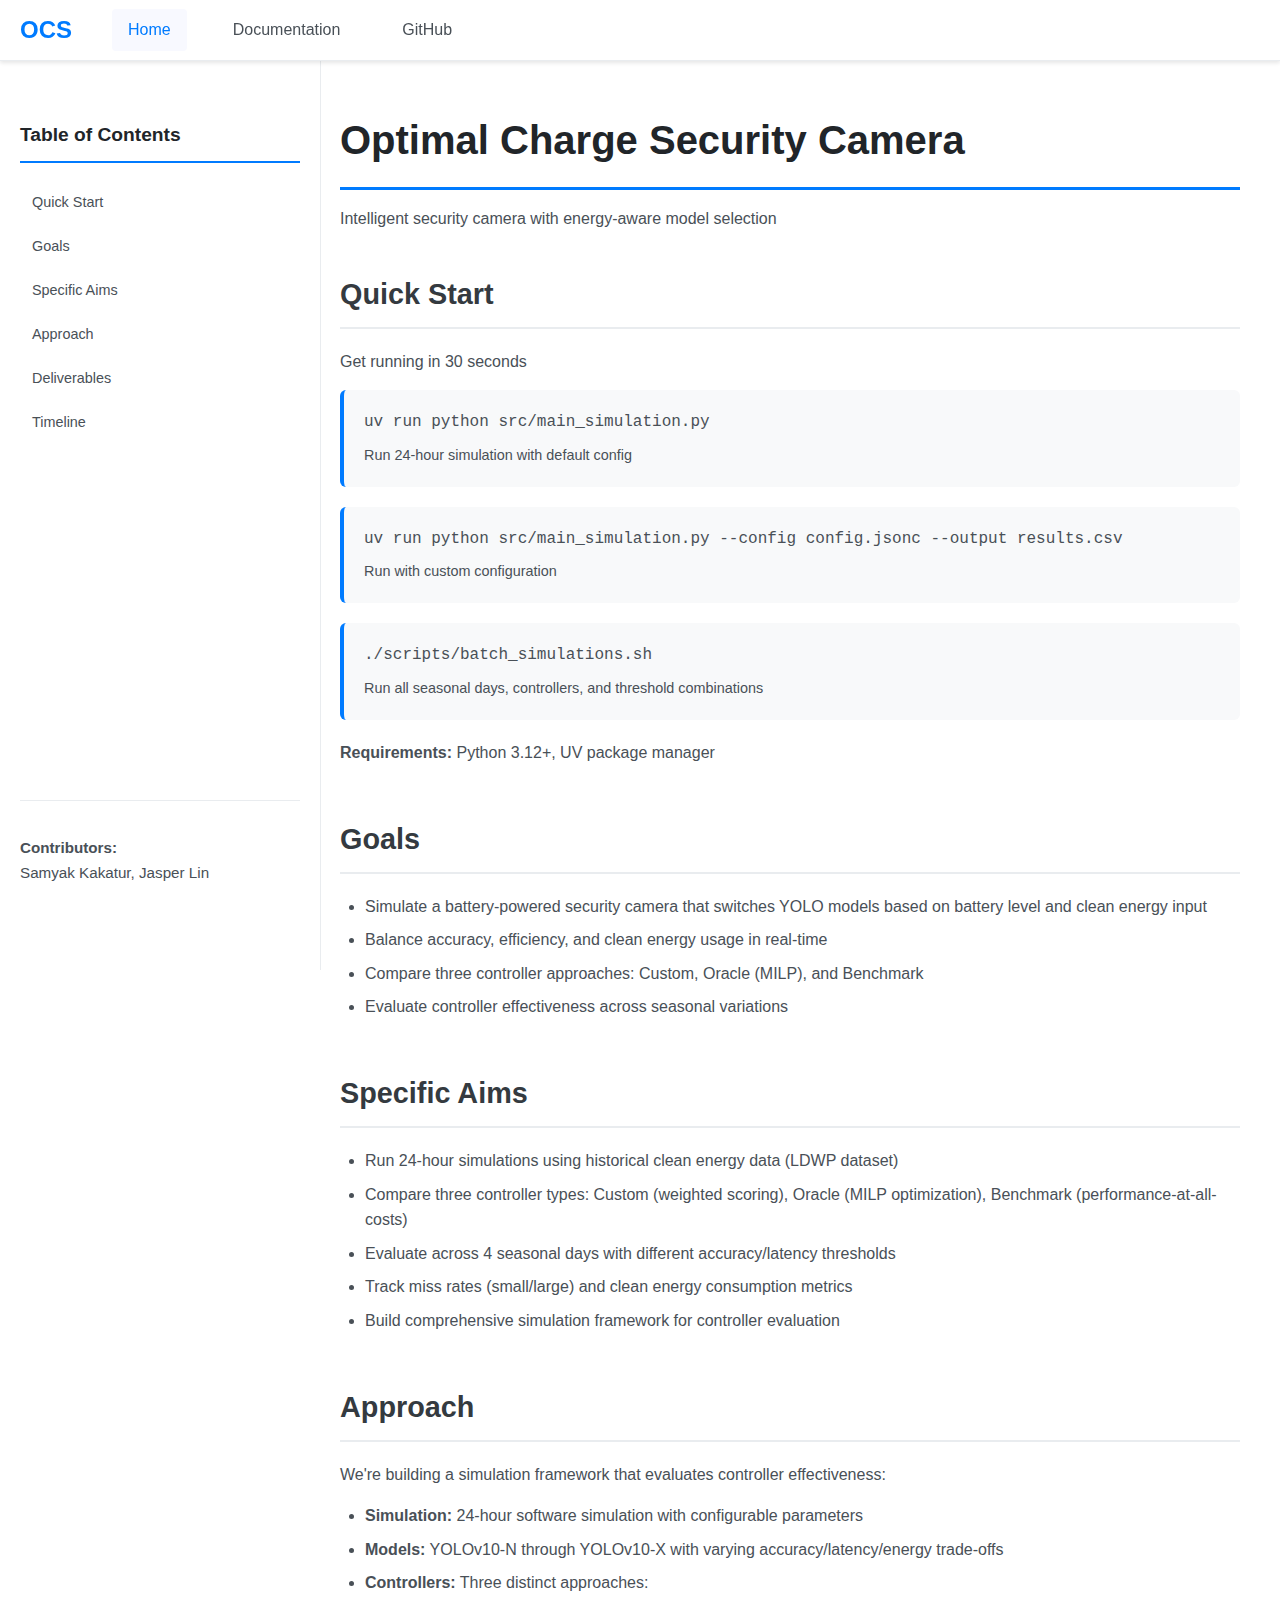
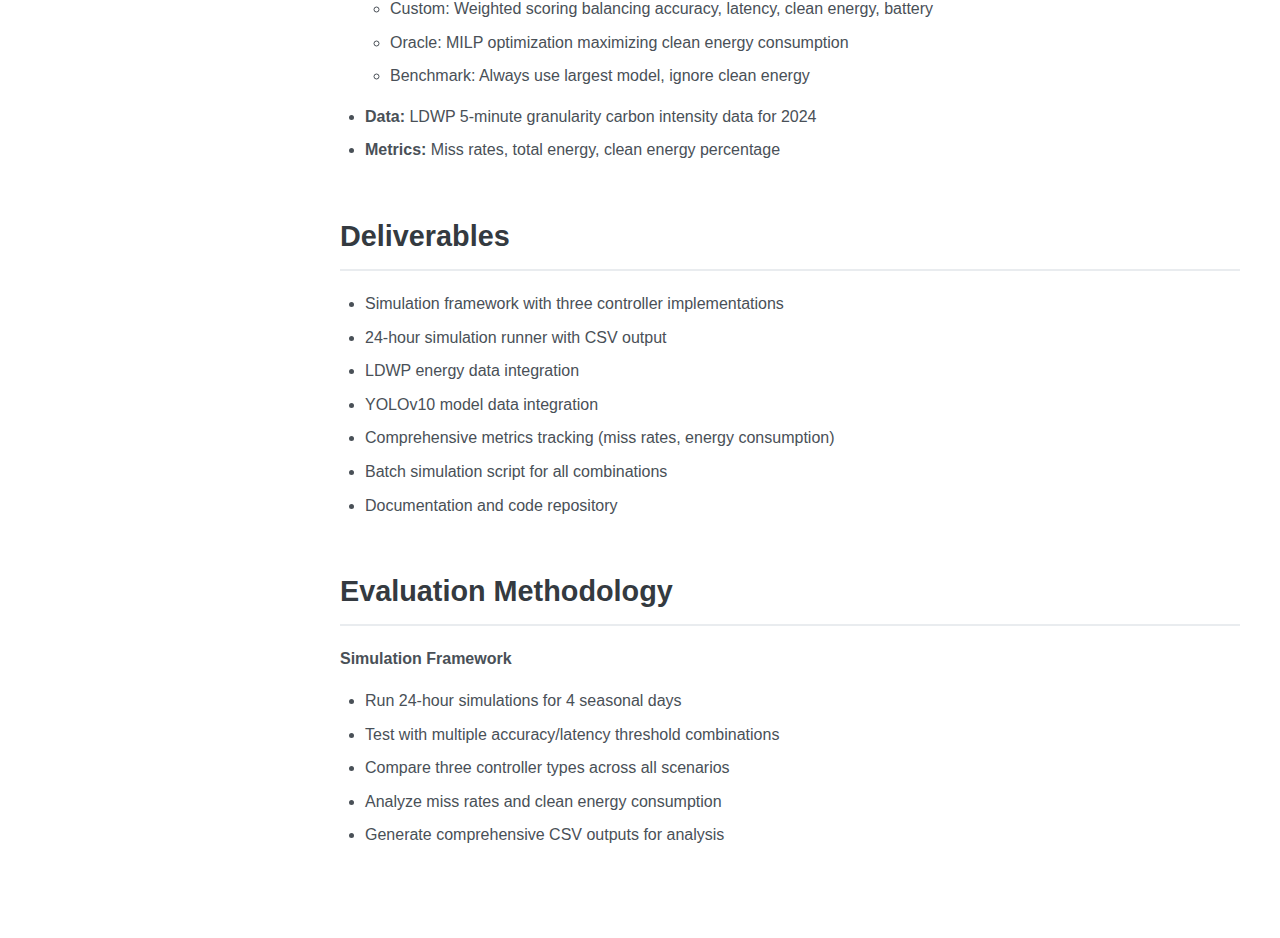
<file: docs/index.html>
<!doctype html>
<html lang="en">
  <head>
    <meta charset="UTF-8" />
    <meta name="viewport" content="width=device-width, initial-scale=1.0" />
    <meta name="robots" content="noindex, nofollow" />
    <meta name="googlebot" content="noindex, nofollow" />
    <title>Optimal Charge Security Camera</title>
    <link rel="stylesheet" href="styles.css" />
  </head>
  <body>
    <!-- Top Navigation -->
    <nav class="top-nav">
      <a href="index.html" class="logo">OCS</a>
      <div class="nav-links">
        <a href="index.html" class="active">Home</a>
        <a href="docs.html">Documentation</a>
        <a
          href="https://github.com/therealsamyak/optimal-charge-security-camera"
          target="_blank"
          >GitHub</a
        >
      </div>
    </nav>

    <div class="layout-container">
      <!-- Sidebar -->
      <aside class="sidebar">
        <h2>Table of Contents</h2>
        <ul class="toc-links">
          <li><a href="#quick-start">Quick Start</a></li>
          <li><a href="#goals">Goals</a></li>
          <li><a href="#specific-aims">Specific Aims</a></li>
          <li><a href="#approach">Approach</a></li>
          <li><a href="#deliverables">Deliverables</a></li>
          <li><a href="#timeline">Timeline</a></li>
        </ul>

        <div class="footer-info">
          <p><strong>Contributors:</strong><br />Samyak Kakatur, Jasper Lin</p>
        </div>
      </aside>

      <!-- Main Content -->
      <main class="main-content">
        <div class="content-wrapper">
          <h1>Optimal Charge Security Camera</h1>
          <p>Intelligent security camera with energy-aware model selection</p>

          <!-- Quick Start Section -->
          <section id="quick-start" class="quick-start">
            <h2>Quick Start</h2>
            <p>Get running in 30 seconds</p>

            <div class="quick-start-box">
              <code>uv run python src/main_simulation.py</code>
              <p>Run 24-hour simulation with default config</p>
            </div>

            <div class="quick-start-box">
              <code
                >uv run python src/main_simulation.py --config config.jsonc
                --output results.csv</code
              >
              <p>Run with custom configuration</p>
            </div>

            <div class="quick-start-box">
              <code>./scripts/batch_simulations.sh</code>
              <p>
                Run all seasonal days, controllers, and threshold combinations
              </p>
            </div>

            <p>
              <strong>Requirements:</strong> Python 3.12+, UV package manager
            </p>
          </section>

          <!-- Goals Section -->
          <section id="goals" class="section">
            <h2>Goals</h2>
            <ul>
              <li>
                Simulate a battery-powered security camera that switches YOLO
                models based on battery level and clean energy input
              </li>
              <li>
                Balance accuracy, efficiency, and clean energy usage in
                real-time
              </li>
              <li>
                Compare three controller approaches: Custom, Oracle (MILP), and
                Benchmark
              </li>
              <li>
                Evaluate controller effectiveness across seasonal variations
              </li>
            </ul>
          </section>

          <!-- Specific Aims Section -->
          <section id="specific-aims" class="section">
            <h2>Specific Aims</h2>
            <ul>
              <li>
                Run 24-hour simulations using historical clean energy data (LDWP
                dataset)
              </li>
              <li>
                Compare three controller types: Custom (weighted scoring),
                Oracle (MILP optimization), Benchmark (performance-at-all-costs)
              </li>
              <li>
                Evaluate across 4 seasonal days with different accuracy/latency
                thresholds
              </li>
              <li>
                Track miss rates (small/large) and clean energy consumption
                metrics
              </li>
              <li>
                Build comprehensive simulation framework for controller
                evaluation
              </li>
            </ul>
          </section>

          <!-- Approach Section -->
          <section id="approach" class="section">
            <h2>Approach</h2>
            <p>
              We're building a simulation framework that evaluates controller
              effectiveness:
            </p>
            <ul>
              <li>
                <strong>Simulation:</strong> 24-hour software simulation with
                configurable parameters
              </li>
              <li>
                <strong>Models:</strong> YOLOv10-N through YOLOv10-X with
                varying accuracy/latency/energy trade-offs
              </li>
              <li>
                <strong>Controllers:</strong> Three distinct approaches:
                <ul>
                  <li>
                    Custom: Weighted scoring balancing accuracy, latency, clean
                    energy, battery
                  </li>
                  <li>
                    Oracle: MILP optimization maximizing clean energy
                    consumption
                  </li>
                  <li>
                    Benchmark: Always use largest model, ignore clean energy
                  </li>
                </ul>
              </li>
              <li>
                <strong>Data:</strong> LDWP 5-minute granularity carbon
                intensity data for 2024
              </li>
              <li>
                <strong>Metrics:</strong> Miss rates, total energy, clean energy
                percentage
              </li>
            </ul>
          </section>

          <!-- Deliverables Section -->
          <section id="deliverables" class="section">
            <h2>Deliverables</h2>
            <ul>
              <li>
                Simulation framework with three controller implementations
              </li>
              <li>24-hour simulation runner with CSV output</li>
              <li>LDWP energy data integration</li>
              <li>YOLOv10 model data integration</li>
              <li>
                Comprehensive metrics tracking (miss rates, energy consumption)
              </li>
              <li>Batch simulation script for all combinations</li>
              <li>Documentation and code repository</li>
            </ul>
          </section>

          <!-- Timeline Section -->
          <section id="timeline" class="section">
            <h2>Evaluation Methodology</h2>
            <p><strong>Simulation Framework</strong></p>
            <ul>
              <li>Run 24-hour simulations for 4 seasonal days</li>
              <li>
                Test with multiple accuracy/latency threshold combinations
              </li>
              <li>Compare three controller types across all scenarios</li>
              <li>Analyze miss rates and clean energy consumption</li>
              <li>Generate comprehensive CSV outputs for analysis</li>
            </ul>
          </section>
        </div>
      </main>
    </div>

    <script src="script.js"></script>
  </body>
</html>
</file>
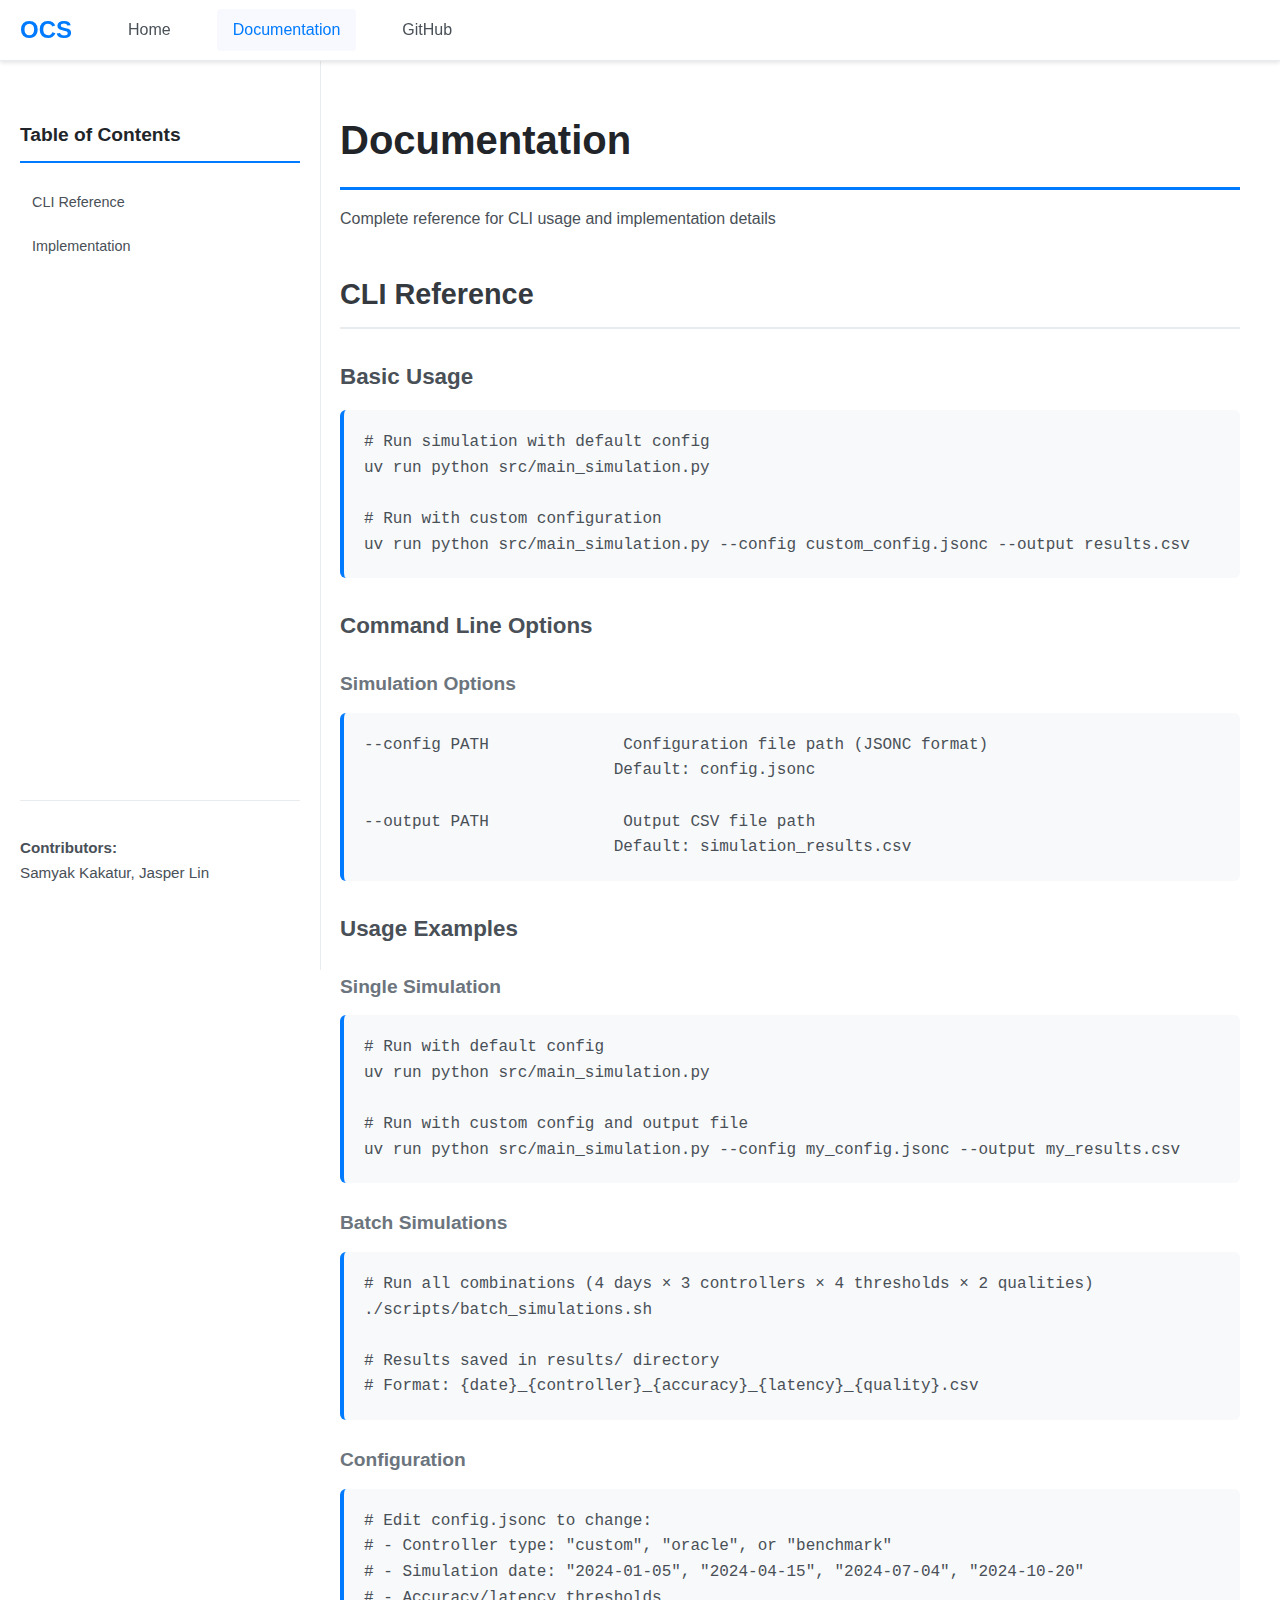
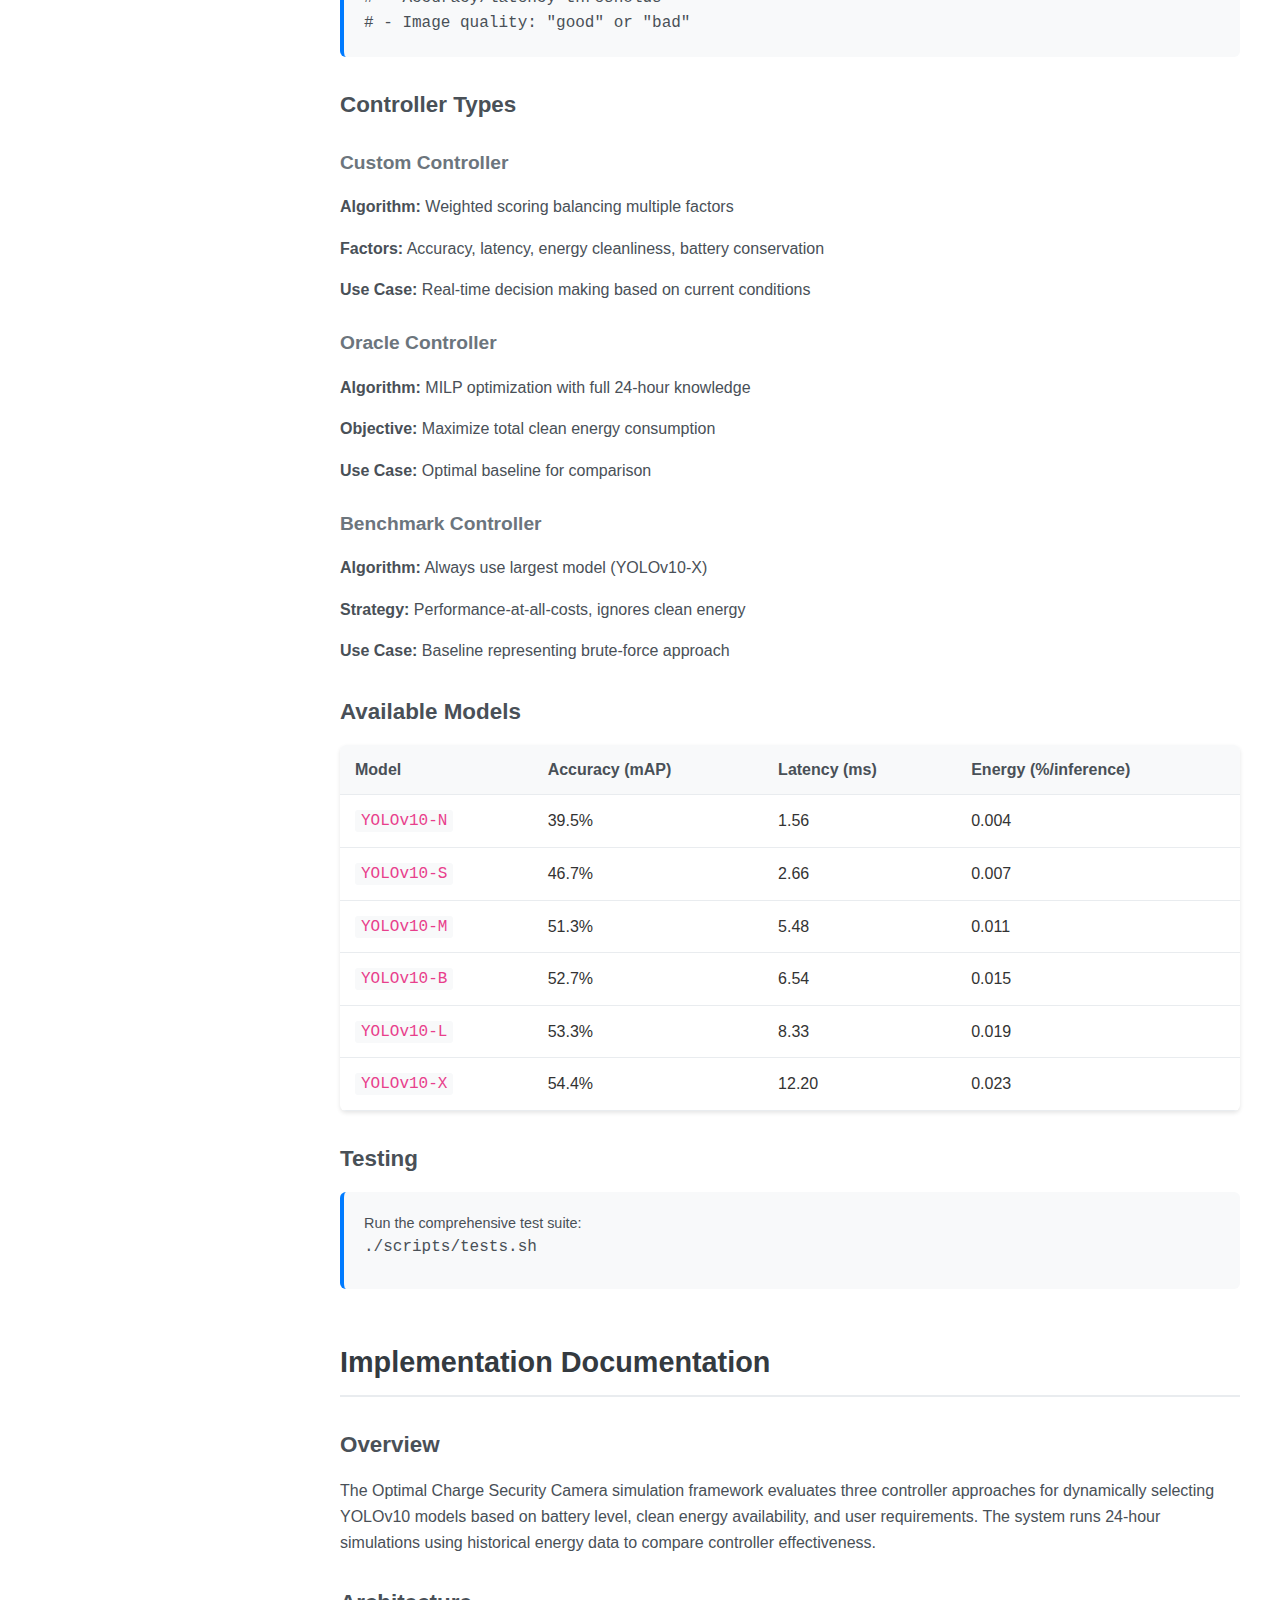
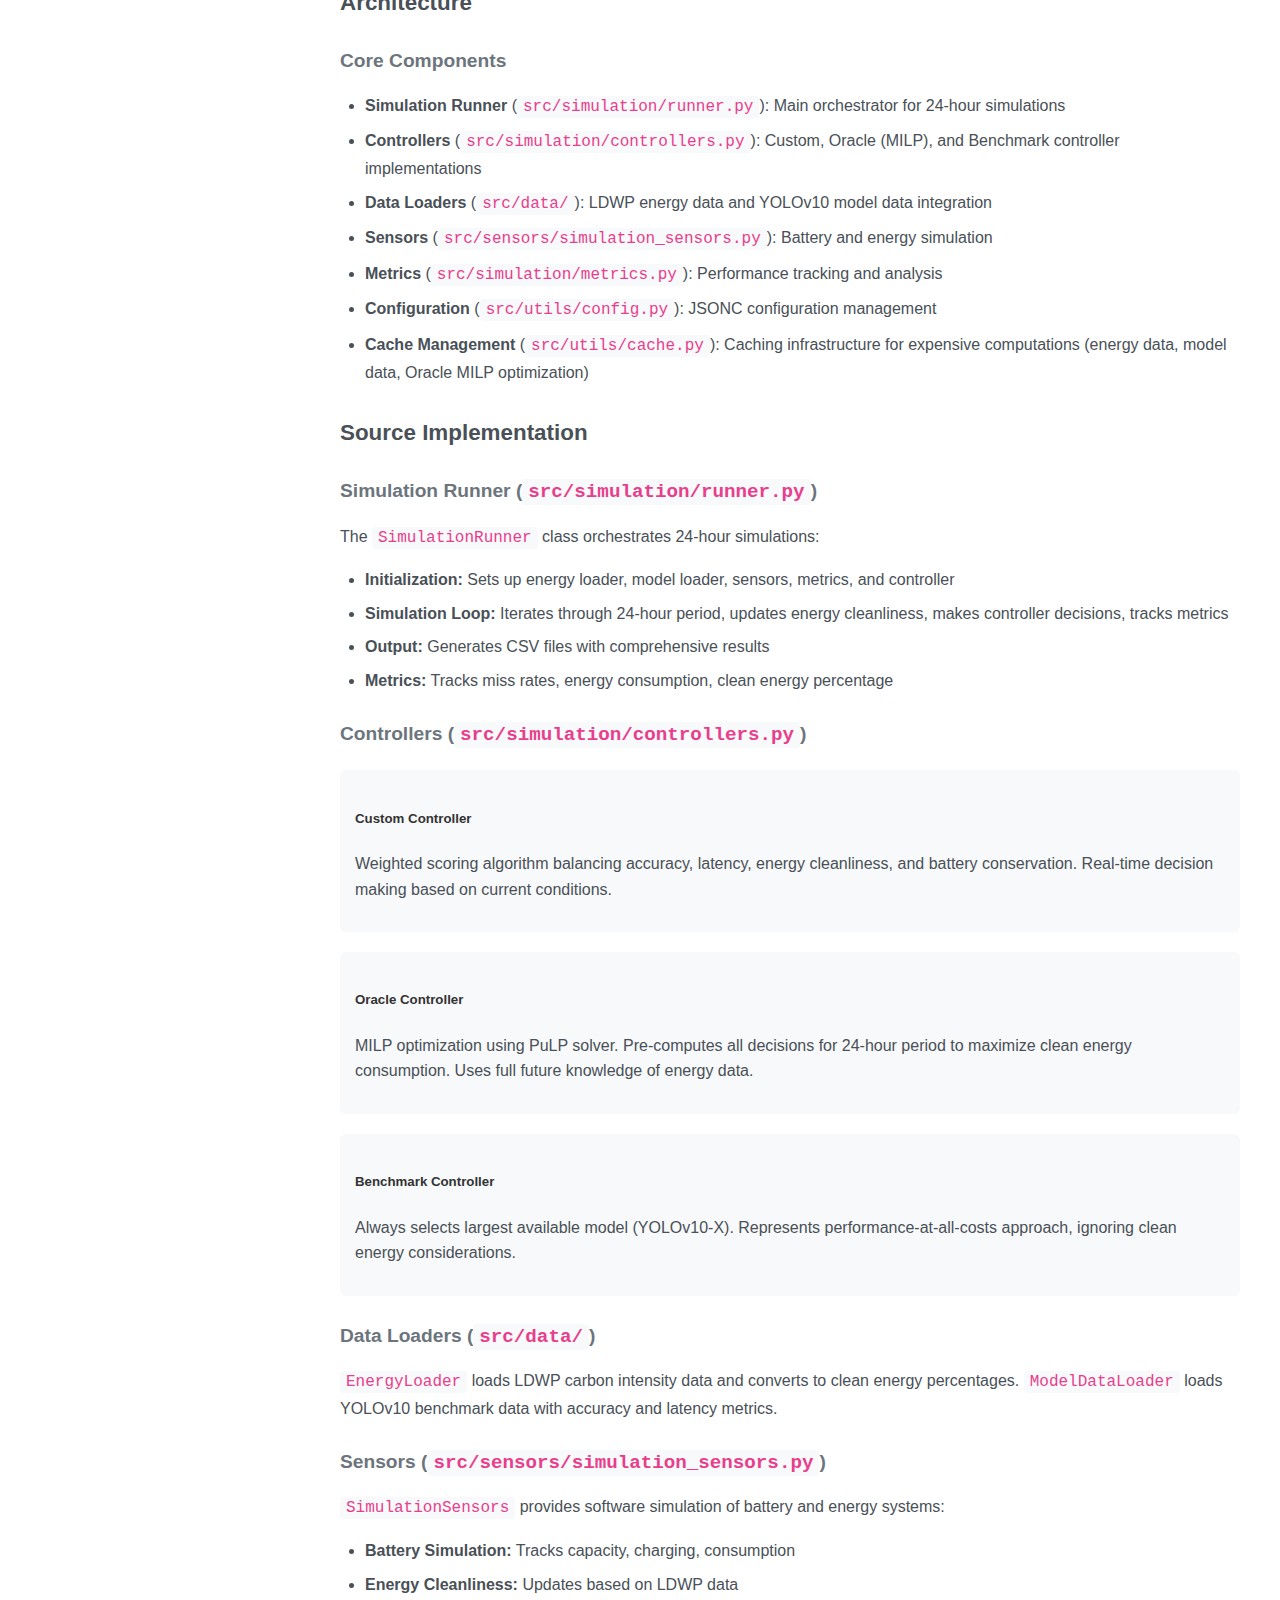
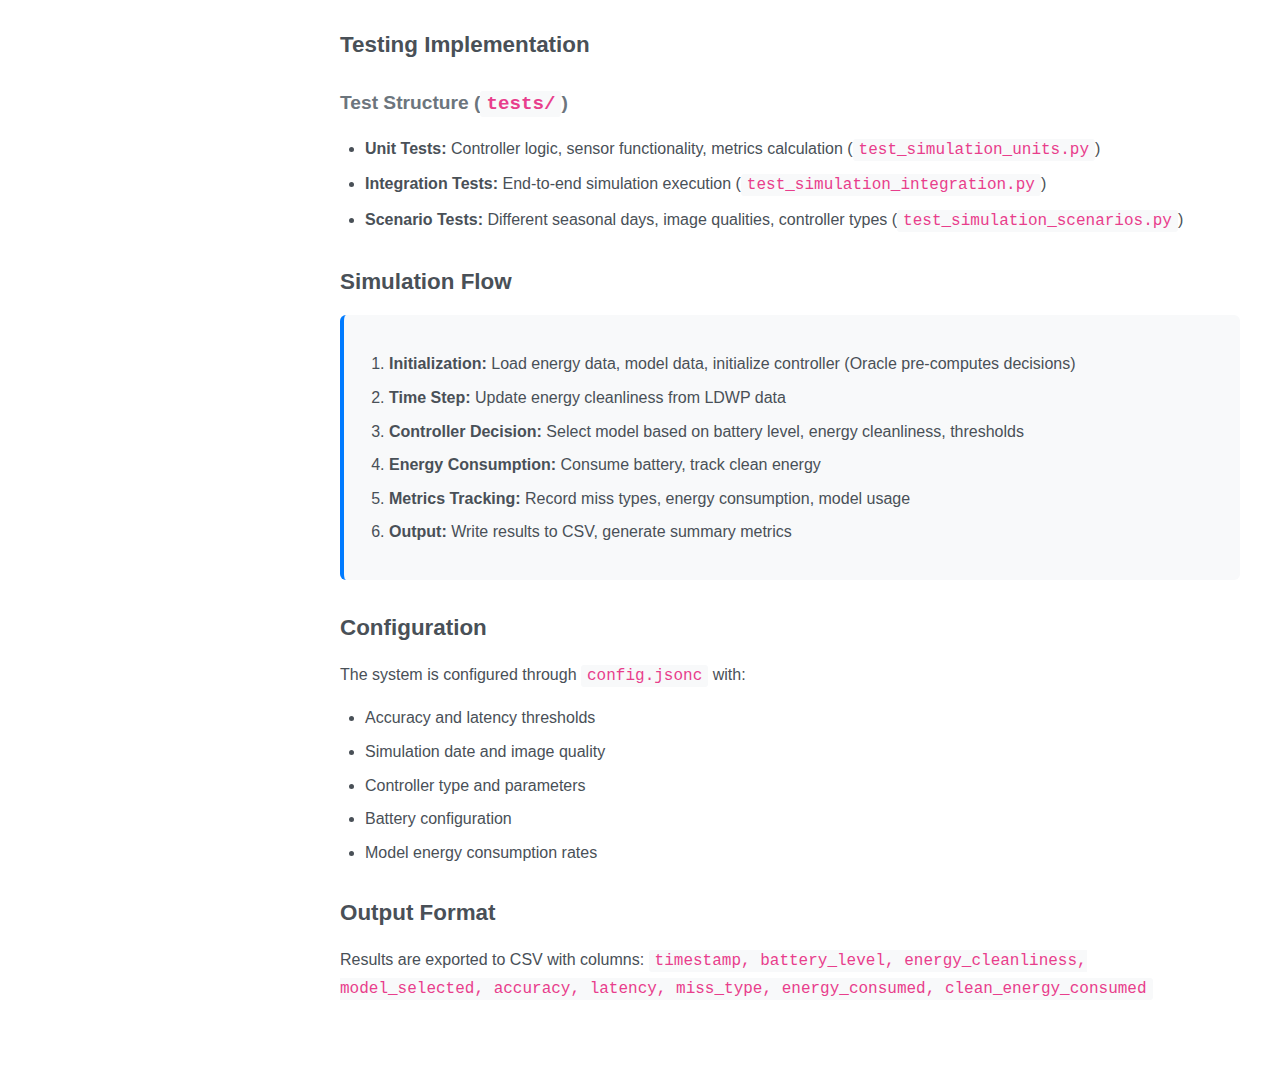
<file: docs/docs.html>
<!doctype html>
<html lang="en">
  <head>
    <meta charset="UTF-8" />
    <meta name="viewport" content="width=device-width, initial-scale=1.0" />
    <meta name="robots" content="noindex, nofollow" />
    <meta name="googlebot" content="noindex, nofollow" />
    <title>Documentation - Optimal Charge Security Camera</title>
    <link rel="stylesheet" href="styles.css" />
  </head>
  <body>
    <!-- Top Navigation -->
    <nav class="top-nav">
      <a href="index.html" class="logo">OCS</a>
      <div class="nav-links">
        <a href="index.html">Home</a>
        <a href="docs.html" class="active">Documentation</a>
        <a
          href="https://github.com/therealsamyak/optimal-charge-security-camera"
          target="_blank"
          >GitHub</a
        >
      </div>
    </nav>

    <div class="layout-container">
      <!-- Sidebar -->
      <aside class="sidebar">
        <h2>Table of Contents</h2>
        <ul class="toc-links">
          <li><a href="#cli-reference">CLI Reference</a></li>
          <li><a href="#implementation">Implementation</a></li>
        </ul>

        <div class="footer-info">
          <p><strong>Contributors:</strong><br />Samyak Kakatur, Jasper Lin</p>
        </div>
      </aside>

      <!-- Main Content -->
      <main class="main-content">
        <div class="content-wrapper">
          <h1>Documentation</h1>
          <p>Complete reference for CLI usage and implementation details</p>

          <!-- CLI Reference Section -->
          <section id="cli-reference" class="section">
            <h2>CLI Reference</h2>

            <h3>Basic Usage</h3>
            <pre><code># Run simulation with default config
uv run python src/main_simulation.py

# Run with custom configuration
uv run python src/main_simulation.py --config custom_config.jsonc --output results.csv</code></pre>

            <h3>Command Line Options</h3>

            <h4>Simulation Options</h4>
            <pre><code>--config PATH              Configuration file path (JSONC format)
                          Default: config.jsonc

--output PATH              Output CSV file path
                          Default: simulation_results.csv</code></pre>

            <h3>Usage Examples</h3>

            <h4>Single Simulation</h4>
            <pre><code># Run with default config
uv run python src/main_simulation.py

# Run with custom config and output file
uv run python src/main_simulation.py --config my_config.jsonc --output my_results.csv</code></pre>

            <h4>Batch Simulations</h4>
            <pre><code># Run all combinations (4 days × 3 controllers × 4 thresholds × 2 qualities)
./scripts/batch_simulations.sh

# Results saved in results/ directory
# Format: {date}_{controller}_{accuracy}_{latency}_{quality}.csv</code></pre>

            <h4>Configuration</h4>
            <pre><code># Edit config.jsonc to change:
# - Controller type: "custom", "oracle", or "benchmark"
# - Simulation date: "2024-01-05", "2024-04-15", "2024-07-04", "2024-10-20"
# - Accuracy/latency thresholds
# - Image quality: "good" or "bad"</code></pre>

            <h3>Controller Types</h3>

            <div style="margin: 20px 0">
              <h4>Custom Controller</h4>
              <p>
                <strong>Algorithm:</strong> Weighted scoring balancing multiple
                factors
              </p>
              <p>
                <strong>Factors:</strong> Accuracy, latency, energy cleanliness,
                battery conservation
              </p>
              <p>
                <strong>Use Case:</strong> Real-time decision making based on
                current conditions
              </p>
            </div>

            <div style="margin: 20px 0">
              <h4>Oracle Controller</h4>
              <p>
                <strong>Algorithm:</strong> MILP optimization with full 24-hour
                knowledge
              </p>
              <p>
                <strong>Objective:</strong> Maximize total clean energy
                consumption
              </p>
              <p><strong>Use Case:</strong> Optimal baseline for comparison</p>
            </div>

            <div style="margin: 20px 0">
              <h4>Benchmark Controller</h4>
              <p>
                <strong>Algorithm:</strong> Always use largest model (YOLOv10-X)
              </p>
              <p>
                <strong>Strategy:</strong> Performance-at-all-costs, ignores
                clean energy
              </p>
              <p>
                <strong>Use Case:</strong> Baseline representing brute-force
                approach
              </p>
            </div>

            <h3>Available Models</h3>
            <table>
              <thead>
                <tr>
                  <th>Model</th>
                  <th>Accuracy (mAP)</th>
                  <th>Latency (ms)</th>
                  <th>Energy (%/inference)</th>
                </tr>
              </thead>
              <tbody>
                <tr>
                  <td><code>YOLOv10-N</code></td>
                  <td>39.5%</td>
                  <td>1.56</td>
                  <td>0.004</td>
                </tr>
                <tr>
                  <td><code>YOLOv10-S</code></td>
                  <td>46.7%</td>
                  <td>2.66</td>
                  <td>0.007</td>
                </tr>
                <tr>
                  <td><code>YOLOv10-M</code></td>
                  <td>51.3%</td>
                  <td>5.48</td>
                  <td>0.011</td>
                </tr>
                <tr>
                  <td><code>YOLOv10-B</code></td>
                  <td>52.7%</td>
                  <td>6.54</td>
                  <td>0.015</td>
                </tr>
                <tr>
                  <td><code>YOLOv10-L</code></td>
                  <td>53.3%</td>
                  <td>8.33</td>
                  <td>0.019</td>
                </tr>
                <tr>
                  <td><code>YOLOv10-X</code></td>
                  <td>54.4%</td>
                  <td>12.20</td>
                  <td>0.023</td>
                </tr>
              </tbody>
            </table>

            <h3>Testing</h3>
            <div class="quick-start-box">
              <p>Run the comprehensive test suite:</p>
              <code>./scripts/tests.sh</code>
            </div>
          </section>

          <!-- Implementation Section -->
          <section id="implementation" class="section">
            <h2>Implementation Documentation</h2>

            <h3>Overview</h3>
            <p>
              The Optimal Charge Security Camera simulation framework evaluates
              three controller approaches for dynamically selecting YOLOv10
              models based on battery level, clean energy availability, and user
              requirements. The system runs 24-hour simulations using historical
              energy data to compare controller effectiveness.
            </p>

            <h3>Architecture</h3>

            <h4>Core Components</h4>
            <ul>
              <li>
                <strong>Simulation Runner</strong>
                (<code>src/simulation/runner.py</code>): Main orchestrator for
                24-hour simulations
              </li>
              <li>
                <strong>Controllers</strong>
                (<code>src/simulation/controllers.py</code>): Custom, Oracle
                (MILP), and Benchmark controller implementations
              </li>
              <li>
                <strong>Data Loaders</strong> (<code>src/data/</code>): LDWP
                energy data and YOLOv10 model data integration
              </li>
              <li>
                <strong>Sensors</strong>
                (<code>src/sensors/simulation_sensors.py</code>): Battery and
                energy simulation
              </li>
              <li>
                <strong>Metrics</strong>
                (<code>src/simulation/metrics.py</code>): Performance tracking
                and analysis
              </li>
              <li>
                <strong>Configuration</strong>
                (<code>src/utils/config.py</code>): JSONC configuration
                management
              </li>
              <li>
                <strong>Cache Management</strong>
                (<code>src/utils/cache.py</code>): Caching infrastructure for
                expensive computations (energy data, model data, Oracle MILP
                optimization)
              </li>
            </ul>

            <h3>Source Implementation</h3>

            <h4>Simulation Runner (<code>src/simulation/runner.py</code>)</h4>
            <p>
              The <code>SimulationRunner</code> class orchestrates 24-hour
              simulations:
            </p>
            <ul>
              <li>
                <strong>Initialization:</strong> Sets up energy loader, model
                loader, sensors, metrics, and controller
              </li>
              <li>
                <strong>Simulation Loop:</strong> Iterates through 24-hour
                period, updates energy cleanliness, makes controller decisions,
                tracks metrics
              </li>
              <li>
                <strong>Output:</strong> Generates CSV files with comprehensive
                results
              </li>
              <li>
                <strong>Metrics:</strong> Tracks miss rates, energy consumption,
                clean energy percentage
              </li>
            </ul>

            <h4>Controllers (<code>src/simulation/controllers.py</code>)</h4>

            <div
              style="
                margin: 20px 0;
                padding: 15px;
                background: #f8f9fa;
                border-radius: 6px;
              "
            >
              <h5>Custom Controller</h5>
              <p>
                Weighted scoring algorithm balancing accuracy, latency, energy
                cleanliness, and battery conservation. Real-time decision making
                based on current conditions.
              </p>
            </div>

            <div
              style="
                margin: 20px 0;
                padding: 15px;
                background: #f8f9fa;
                border-radius: 6px;
              "
            >
              <h5>Oracle Controller</h5>
              <p>
                MILP optimization using PuLP solver. Pre-computes all decisions
                for 24-hour period to maximize clean energy consumption. Uses
                full future knowledge of energy data.
              </p>
            </div>

            <div
              style="
                margin: 20px 0;
                padding: 15px;
                background: #f8f9fa;
                border-radius: 6px;
              "
            >
              <h5>Benchmark Controller</h5>
              <p>
                Always selects largest available model (YOLOv10-X). Represents
                performance-at-all-costs approach, ignoring clean energy
                considerations.
              </p>
            </div>

            <h4>Data Loaders (<code>src/data/</code>)</h4>
            <p>
              <code>EnergyLoader</code> loads LDWP carbon intensity data and
              converts to clean energy percentages.
              <code>ModelDataLoader</code> loads YOLOv10 benchmark data with
              accuracy and latency metrics.
            </p>

            <h4>Sensors (<code>src/sensors/simulation_sensors.py</code>)</h4>
            <p>
              <code>SimulationSensors</code> provides software simulation of
              battery and energy systems:
            </p>
            <ul>
              <li>
                <strong>Battery Simulation:</strong> Tracks capacity, charging,
                consumption
              </li>
              <li>
                <strong>Energy Cleanliness:</strong> Updates based on LDWP data
              </li>
            </ul>

            <h3>Testing Implementation</h3>

            <h4>Test Structure (<code>tests/</code>)</h4>
            <ul>
              <li>
                <strong>Unit Tests:</strong> Controller logic, sensor
                functionality, metrics calculation
                (<code>test_simulation_units.py</code>)
              </li>
              <li>
                <strong>Integration Tests:</strong> End-to-end simulation
                execution (<code>test_simulation_integration.py</code>)
              </li>
              <li>
                <strong>Scenario Tests:</strong> Different seasonal days, image
                qualities, controller types
                (<code>test_simulation_scenarios.py</code>)
              </li>
            </ul>

            <h3>Simulation Flow</h3>
            <div
              style="
                background: #f8f9fa;
                padding: 20px;
                border-radius: 6px;
                border-left: 4px solid #007bff;
              "
            >
              <ol>
                <li>
                  <strong>Initialization:</strong> Load energy data, model data,
                  initialize controller (Oracle pre-computes decisions)
                </li>
                <li>
                  <strong>Time Step:</strong> Update energy cleanliness from
                  LDWP data
                </li>
                <li>
                  <strong>Controller Decision:</strong> Select model based on
                  battery level, energy cleanliness, thresholds
                </li>
                <li>
                  <strong>Energy Consumption:</strong> Consume battery, track
                  clean energy
                </li>
                <li>
                  <strong>Metrics Tracking:</strong> Record miss types, energy
                  consumption, model usage
                </li>
                <li>
                  <strong>Output:</strong> Write results to CSV, generate
                  summary metrics
                </li>
              </ol>
            </div>

            <h3>Configuration</h3>
            <p>
              The system is configured through <code>config.jsonc</code> with:
            </p>
            <ul>
              <li>Accuracy and latency thresholds</li>
              <li>Simulation date and image quality</li>
              <li>Controller type and parameters</li>
              <li>Battery configuration</li>
              <li>Model energy consumption rates</li>
            </ul>

            <h3>Output Format</h3>
            <p>
              Results are exported to CSV with columns:
              <code
                >timestamp, battery_level, energy_cleanliness, model_selected,
                accuracy, latency, miss_type, energy_consumed,
                clean_energy_consumed</code
              >
            </p>
          </section>
        </div>
      </main>
    </div>

    <script src="script.js"></script>
  </body>
</html>
</file>
<file: docs/styles.css>
/* Base Styles */
body {
  font-family: Arial, sans-serif;
  line-height: 1.6;
  margin: 0;
  padding: 0;
  background: #fff;
  color: #333;
}

/* Layout Container */
.layout-container {
  display: flex;
  min-height: 100vh;
  position: relative;
}

/* Top Navigation */
.top-nav {
  background: #fff;
  border-bottom: 1px solid #e9ecef;
  padding: 0 20px;
  height: 60px;
  display: flex;
  align-items: center;
  position: sticky;
  top: 0;
  z-index: 1000;
  box-shadow: 0 2px 4px rgba(0, 0, 0, 0.1);
}

.top-nav .logo {
  font-size: 1.5rem;
  font-weight: bold;
  color: #007bff;
  text-decoration: none;
  margin-right: 40px;
}

.top-nav .nav-links {
  display: flex;
  gap: 30px;
}

.top-nav .nav-links a {
  color: #495057;
  text-decoration: none;
  padding: 8px 16px;
  border-radius: 4px;
  transition: all 0.3s ease;
}

.top-nav .nav-links a:hover,
.top-nav .nav-links a.active {
  color: #007bff;
  background: #f8f9ff;
}

/* Sidebar */
.sidebar {
  width: 280px;
  background: #fff;
  border-right: 1px solid #e9ecef;
  padding: 20px;
  padding-bottom: 50px;
  position: fixed;
  top: 60px;
  left: 0;
  height: calc(100vh - 60px);
  display: flex;
  flex-direction: column;
  z-index: 100;
}

.sidebar h2 {
  font-size: 1.2rem;
  color: #212529;
  margin-bottom: 20px;
  padding-bottom: 10px;
  border-bottom: 2px solid #007bff;
}

.sidebar .toc-links {
  list-style: none;
  padding: 0;
  margin: 0;
}

.sidebar .toc-links li {
  margin-bottom: 5px;
}

.sidebar .toc-links a {
  display: block;
  padding: 8px 12px;
  color: #495057;
  text-decoration: none;
  border-radius: 4px;
  font-size: 0.9rem;
  transition: all 0.3s ease;
}

.sidebar .toc-links a:hover,
.sidebar .toc-links a.active {
  color: #007bff;
  background: #f8f9ff;
}

.sidebar .footer-info {
  margin-top: auto;
  padding-top: 20px;
  padding-bottom: 20px;
  border-top: 1px solid #e9ecef;
  font-size: 0.95rem;
  color: #6c757d;
}

.sidebar .footer-info a {
  color: #007bff;
  text-decoration: none;
}

.sidebar .footer-info a:hover {
  text-decoration: underline;
}

/* Main Content */
.main-content {
  flex: 1;
  padding: 20px 40px 40px 40px;
  max-width: none;
  margin-left: 280px;
}

.content-wrapper {
  padding: 0 0 0 20px;
  max-width: 1200px;
}

/* Typography */
h1 {
  color: #212529;
  font-size: 2.5rem;
  margin-bottom: 10px;
  border-bottom: 3px solid #007bff;
  padding-bottom: 15px;
}

h2 {
  color: #343a40;
  font-size: 1.8rem;
  margin-top: 40px;
  margin-bottom: 20px;
  border-bottom: 2px solid #e9ecef;
  padding-bottom: 10px;
}

h3 {
  color: #495057;
  font-size: 1.4rem;
  margin-top: 30px;
  margin-bottom: 15px;
}

h4 {
  color: #6c757d;
  font-size: 1.2rem;
  margin-top: 25px;
  margin-bottom: 10px;
}

p {
  margin-bottom: 15px;
  color: #495057;
}

/* Lists */
ul,
ol {
  padding-left: 25px;
  margin-bottom: 15px;
}

li {
  margin-bottom: 8px;
  color: #495057;
}

/* Quick Start Section */
.quick-start {
  margin-bottom: 50px;
}

.quick-start h2 {
  color: #343a40;
  font-size: 1.8rem;
  margin-top: 40px;
  margin-bottom: 20px;
  border-bottom: 2px solid #e9ecef;
  padding-bottom: 10px;
}

.quick-start-box {
  background: #f8f9fa;
  padding: 20px;
  border-radius: 6px;
  overflow-x: auto;
  border-left: 4px solid #007bff;
  margin-bottom: 20px;
}

.quick-start-box code {
  background: none;
  padding: 0;
  color: #495057;
  display: block;
  font-family: "Courier New", monospace;
  margin-bottom: 8px;
}

.quick-start-box p {
  color: #495057;
  font-size: 0.9rem;
  margin: 0;
}

/* Code Blocks */
code {
  background: #f8f9fa;
  padding: 2px 6px;
  border-radius: 3px;
  font-family: "Courier New", monospace;
  color: #e83e8c;
}

pre {
  background: #f8f9fa;
  padding: 20px;
  border-radius: 6px;
  overflow-x: auto;
  border-left: 4px solid #007bff;
  margin-bottom: 20px;
}

pre code {
  background: none;
  padding: 0;
  color: #495057;
}

/* Tables */
table {
  width: 100%;
  border-collapse: collapse;
  margin-bottom: 20px;
  background: #fff;
  border-radius: 6px;
  overflow: hidden;
  box-shadow: 0 2px 4px rgba(0, 0, 0, 0.1);
}

th,
td {
  padding: 12px 15px;
  text-align: left;
  border-bottom: 1px solid #e9ecef;
}

th {
  background: #f8f9fa;
  font-weight: 600;
  color: #495057;
}

tr:hover {
  background: #f8f9ff;
}

/* Sections */
.section {
  margin-bottom: 50px;
}

/* Responsive Design */
@media (max-width: 768px) {
  .sidebar {
    display: none;
  }

  .main-content {
    width: 100%;
    padding: 20px;
    margin-left: 0;
  }

  .content-wrapper {
    padding: 0;
    max-width: 100%;
  }

  .top-nav .nav-links {
    gap: 15px;
  }

  h1 {
    font-size: 2rem;
  }

  h2 {
    font-size: 1.5rem;
  }

  .top-nav .logo {
    font-size: 1.2rem;
    margin-right: 20px;
  }

  .top-nav {
    padding: 0 15px;
    height: 50px;
  }

  .top-nav .nav-links {
    gap: 10px;
  }

  .top-nav .nav-links a {
    padding: 6px 10px;
    font-size: 0.9rem;
  }
}

/* Smooth Scrolling */
html {
  scroll-behavior: smooth;
}

/* Highlight current section in TOC */
.sidebar .toc-links a.highlight {
  background: #007bff;
  color: white;
}
</file>
